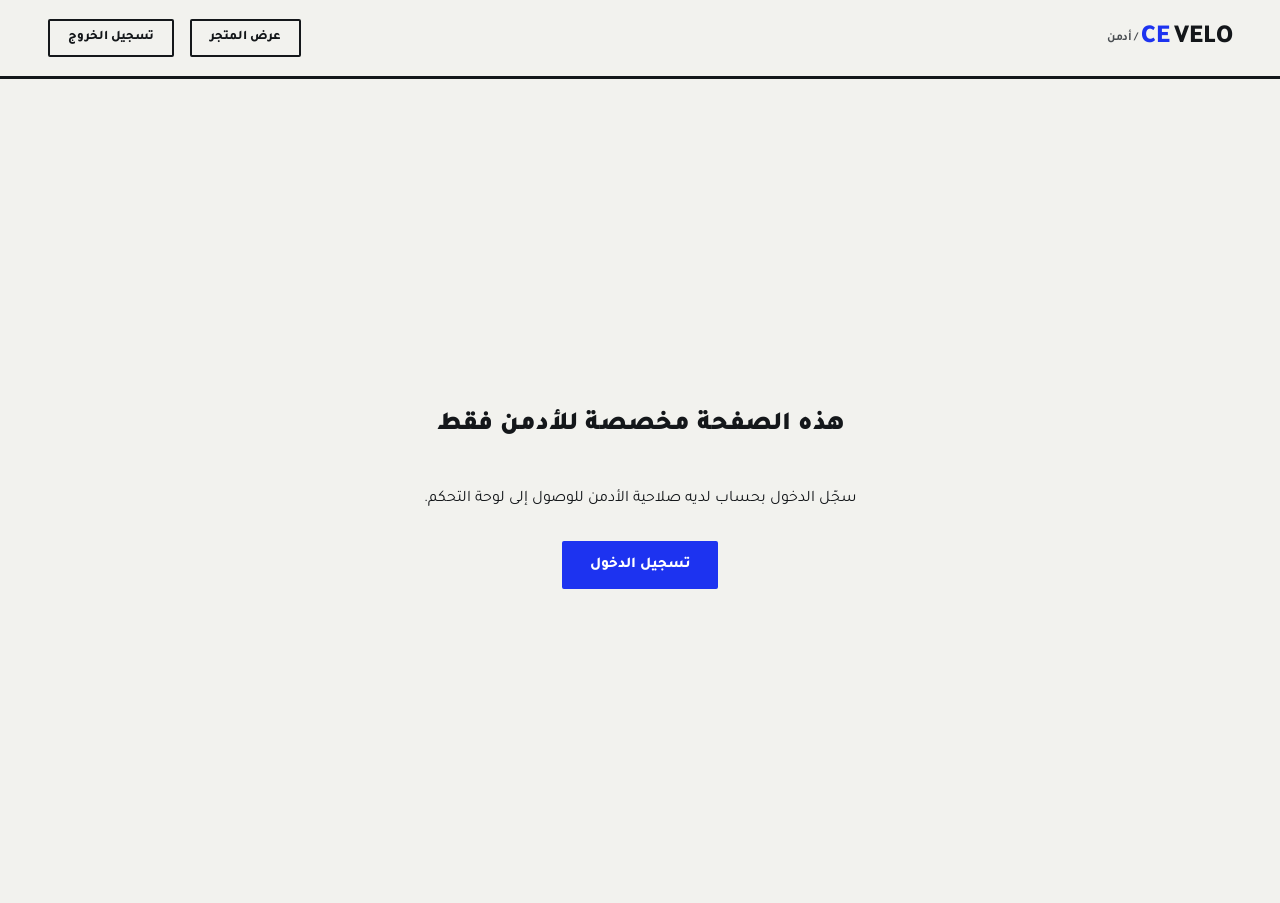
<file: admin.html>
<!DOCTYPE html>
<html lang="ar" dir="rtl">
<head>
<meta charset="UTF-8">
<meta name="viewport" content="width=device-width, initial-scale=1.0">
<title>لوحة تحكم الأدمن — VELOCE</title>
<link rel="stylesheet" href="style.css">
</head>
<body>

<canvas id="page-transition-canvas"></canvas>

<header class="site-header">
  <div class="wrap bar">
    <a href="index.html" data-transition class="logo">VELO<span>CE</span> <span style="font-size:12px;color:var(--ink-soft);font-weight:700;">/ أدمن</span></a>
    <nav class="main-nav"></nav>
    <div class="header-actions">
      <a href="index.html" data-transition class="btn btn-outline" style="padding:9px 18px;font-size:13px;">عرض المتجر</a>
      <button class="btn btn-outline" style="padding:9px 18px;font-size:13px;" id="logout-btn">تسجيل الخروج</button>
    </div>
  </div>
</header>

<div id="admin-gate" style="display:none;" class="gate">
  <h1>هذه الصفحة مخصصة للأدمن فقط</h1>
  <p>سجّل الدخول بحساب لديه صلاحية الأدمن للوصول إلى لوحة التحكم.</p>
  <a href="login.html" data-transition class="btn btn-cobalt">تسجيل الدخول</a>
</div>

<div id="admin-app" style="display:none;">
  <div class="admin-shell">
    <aside class="admin-side">
      <a href="#" class="active">المنتجات</a>
      <a href="#" id="nav-orders">الطلبات</a>
    </aside>
    <main class="admin-main">
      <div class="admin-head">
        <h1>إدارة المنتجات</h1>
        <button class="btn btn-cobalt" id="add-product-btn">+ إضافة منتج</button>
      </div>

      <div class="stat-grid">
        <div class="stat-card"><div class="num" id="stat-products">—</div><div class="label">إجمالي المنتجات</div></div>
        <div class="stat-card"><div class="num" id="stat-orders">—</div><div class="label">إجمالي الطلبات</div></div>
        <div class="stat-card"><div class="num" id="stat-pending">—</div><div class="label">طلبات قيد الانتظار</div></div>
        <div class="stat-card"><div class="num" id="stat-revenue">—</div><div class="label">إجمالي المبيعات</div></div>
      </div>

      <div id="products-panel">
        <div class="admin-table-wrap">
          <table class="admin-table">
            <thead>
              <tr><th>الصورة</th><th>الاسم</th><th>التصنيف</th><th>السعر</th><th>المخزون</th><th>مميز</th><th>إجراءات</th></tr>
            </thead>
            <tbody id="products-tbody">
              <tr><td colspan="7">جارِ التحميل...</td></tr>
            </tbody>
          </table>
        </div>
      </div>

      <div id="orders-panel" style="display:none;">
        <div class="admin-table-wrap">
          <table class="admin-table">
            <thead>
              <tr><th>رقم الطلب</th><th>العميل</th><th>الهاتف</th><th>الإجمالي</th><th>الحالة</th><th>التاريخ</th><th>تحديث</th></tr>
            </thead>
            <tbody id="orders-tbody">
              <tr><td colspan="7">جارِ التحميل...</td></tr>
            </tbody>
          </table>
        </div>
      </div>
    </main>
  </div>
</div>

<!-- Product Modal -->
<div class="modal-overlay" id="product-modal">
  <div class="modal-box">
    <h2 id="modal-title">إضافة منتج</h2>
    <div class="form-msg" id="modal-msg"></div>
    <form id="product-form">
      <input type="hidden" id="p-id">
      <div class="field"><label>اسم المنتج</label><input type="text" id="p-name" required></div>
      <div class="field"><label>الرابط المختصر (slug)</label><input type="text" id="p-slug" required placeholder="example-product-name"></div>
      <div class="field"><label>الوصف</label><textarea id="p-description" rows="3"></textarea></div>
      <div class="two-col">
        <div class="field"><label>السعر</label><input type="number" id="p-price" step="0.01" required></div>
        <div class="field"><label>سعر قبل الخصم (اختياري)</label><input type="number" id="p-compare" step="0.01"></div>
      </div>
      <div class="field">
        <label>التصنيف</label>
        <select id="p-category" required></select>
      </div>
      <div class="field"><label>رابط الصورة</label><input type="url" id="p-image" required placeholder="https://..."></div>
      <div class="two-col">
        <div class="field"><label>المقاسات (مفصولة بفاصلة)</label><input type="text" id="p-sizes" placeholder="S,M,L,XL"></div>
        <div class="field"><label>الألوان (مفصولة بفاصلة)</label><input type="text" id="p-colors" placeholder="أسود,أبيض"></div>
      </div>
      <div class="two-col">
        <div class="field"><label>المخزون</label><input type="number" id="p-stock" value="100"></div>
        <div class="field">
          <label>منتج مميز؟</label>
          <select id="p-featured"><option value="false">لا</option><option value="true">نعم</option></select>
        </div>
      </div>
      <div style="display:flex; gap:12px; margin-top:10px;">
        <button type="button" class="btn btn-outline btn-block" id="modal-cancel">إلغاء</button>
        <button type="submit" class="btn btn-cobalt btn-block" id="modal-save">حفظ</button>
      </div>
    </form>
  </div>
</div>

<script src="three.min.js"></script>
<script src="supabase.js"></script>
<script src="supabase-client.js"></script>
<script src="admin.js"></script>
<script src="three-transition.js"></script>
</body>
</html>
</file>
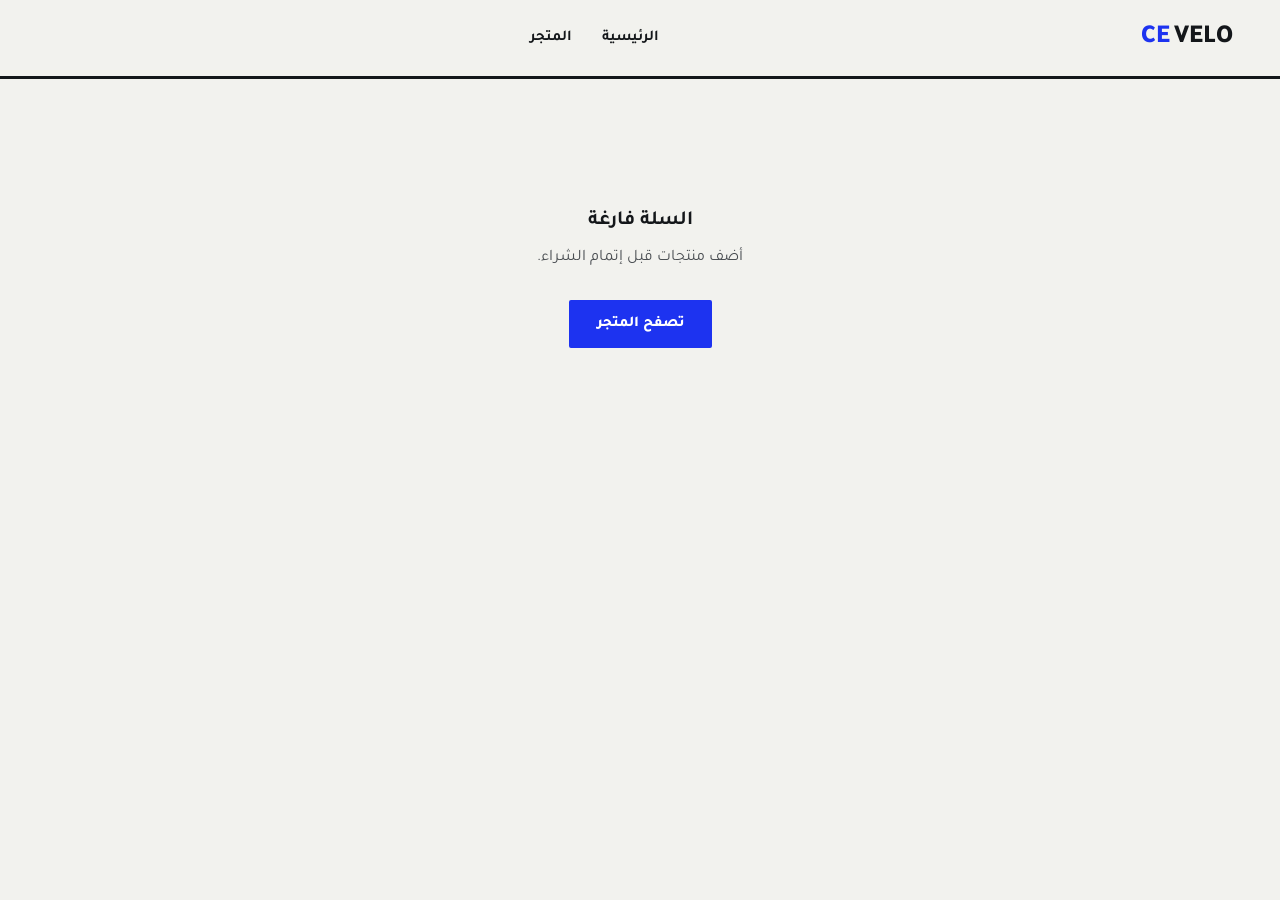
<file: checkout.html>
<!DOCTYPE html>
<html lang="ar" dir="rtl">
<head>
<meta charset="UTF-8">
<meta name="viewport" content="width=device-width, initial-scale=1.0">
<title>إتمام الشراء — VELOCE</title>
<link rel="stylesheet" href="style.css">
</head>
<body>

<canvas id="page-transition-canvas"></canvas>

<header class="site-header">
  <div class="wrap bar">
    <a href="index.html" data-transition class="logo">VELO<span>CE</span></a>
    <nav class="main-nav">
      <a href="index.html" data-transition>الرئيسية</a>
      <a href="shop.html" data-transition>المتجر</a>
    </nav>
    <div class="header-actions"></div>
  </div>
</header>

<div class="wrap" style="padding:50px 0 100px;">
  <div id="checkout-root" style="max-width:560px;margin:0 auto;">
    <div class="center-note">جارِ التحقق من حسابك...</div>
  </div>
</div>

<script src="three.min.js"></script>
<script src="supabase.js"></script>
<script src="supabase-client.js"></script>
<script src="cart.js"></script>
<script>
async function initCheckout() {
  const root = document.getElementById("checkout-root");
  const user = await getCurrentUser();
  const cart = getCart();

  if (cart.length === 0) {
    root.innerHTML = `<div class="empty-state"><h3>السلة فارغة</h3><p>أضف منتجات قبل إتمام الشراء.</p><a href="shop.html" data-transition class="btn btn-cobalt" style="margin-top:16px;">تصفح المتجر</a></div>`;
    return;
  }

  if (!user) {
    root.innerHTML = `
      <div class="empty-state">
        <h3>سجّل الدخول لإتمام الطلب</h3>
        <p>تحتاج لحساب حتى نتمكن من ربط الطلب بك ومتابعته.</p>
        <a href="login.html" data-transition class="btn btn-cobalt" style="margin-top:16px;">تسجيل الدخول</a>
      </div>`;
    return;
  }

  const total = cartTotal();
  root.innerHTML = `
    <h1 style="font-size:28px;font-weight:900;margin-bottom:24px;">تفاصيل الشحن</h1>
    <div class="form-msg" id="form-msg"></div>
    <form id="checkout-form">
      <div class="field">
        <label>الاسم بالكامل</label>
        <input type="text" id="ship-name" required>
      </div>
      <div class="field">
        <label>رقم الهاتف</label>
        <input type="tel" id="ship-phone" required>
      </div>
      <div class="field">
        <label>العنوان بالتفصيل</label>
        <textarea id="ship-address" rows="3" required></textarea>
      </div>
      <div style="border-top:2px solid var(--ink); border-bottom:2px solid var(--ink); padding:16px 0; margin:24px 0; display:flex; justify-content:space-between; font-weight:900; font-size:18px;">
        <span>إجمالي الطلب</span>
        <span>${formatPrice(total)}</span>
      </div>
      <button type="submit" class="btn btn-cobalt btn-block" id="place-order-btn">تأكيد الطلب</button>
    </form>
  `;

  document.getElementById("checkout-form").addEventListener("submit", async (e) => {
    e.preventDefault();
    const btn = document.getElementById("place-order-btn");
    btn.disabled = true;
    btn.textContent = "جارِ إرسال الطلب...";

    const shipping_name = document.getElementById("ship-name").value.trim();
    const shipping_phone = document.getElementById("ship-phone").value.trim();
    const shipping_address = document.getElementById("ship-address").value.trim();

    const { data: order, error: orderError } = await supabaseClient
      .from("orders")
      .insert({ user_id: user.id, total, shipping_name, shipping_phone, shipping_address })
      .select()
      .single();

    if (orderError) {
      document.getElementById("form-msg").className = "form-msg show error";
      document.getElementById("form-msg").textContent = "تعذر إرسال الطلب. حاول مرة أخرى.";
      btn.disabled = false;
      btn.textContent = "تأكيد الطلب";
      return;
    }

    const items = getCart().map((i) => ({
      order_id: order.id,
      product_id: i.product_id,
      product_name: i.name,
      price: i.price,
      size: i.size,
      color: i.color,
      quantity: i.quantity,
    }));

    await supabaseClient.from("order_items").insert(items);

    clearCart();
    root.innerHTML = `
      <div class="empty-state">
        <h3>تم استلام طلبك بنجاح 🎉</h3>
        <p>رقم الطلب: ${order.id.slice(0, 8)}<br>سنتواصل معك قريباً لتأكيد التوصيل.</p>
        <a href="shop.html" data-transition class="btn btn-cobalt" style="margin-top:16px;">متابعة التسوق</a>
      </div>`;
  });
}

initCheckout();
</script>
<script src="three-transition.js"></script>
</body>
</html>
</file>
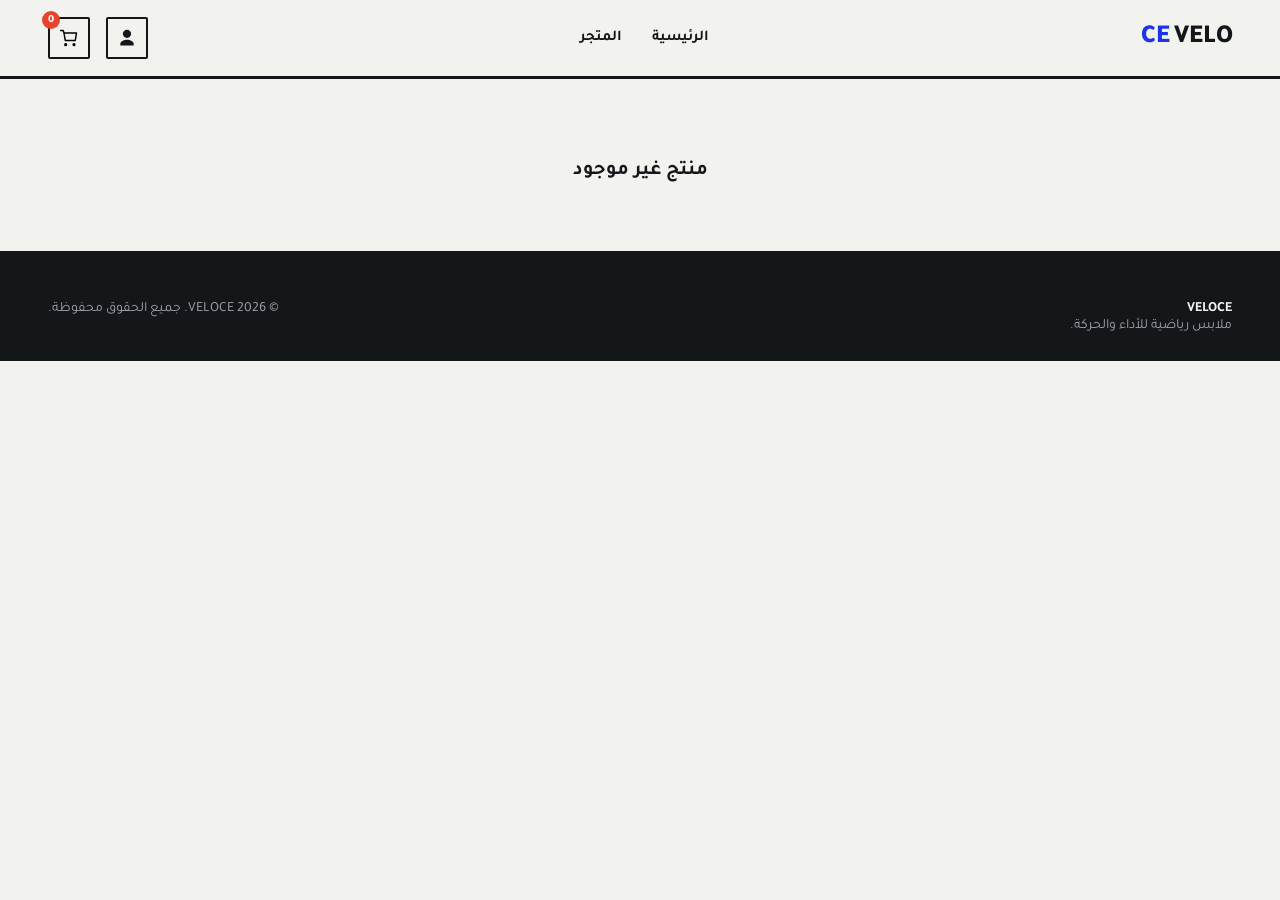
<file: product.html>
<!DOCTYPE html>
<html lang="ar" dir="rtl">
<head>
<meta charset="UTF-8">
<meta name="viewport" content="width=device-width, initial-scale=1.0">
<title>تفاصيل المنتج — VELOCE</title>
<link rel="stylesheet" href="style.css">
</head>
<body>

<canvas id="page-transition-canvas"></canvas>

<header class="site-header">
  <div class="wrap bar">
    <a href="index.html" data-transition class="logo">VELO<span>CE</span></a>
    <nav class="main-nav">
      <a href="index.html" data-transition>الرئيسية</a>
      <a href="shop.html" data-transition>المتجر</a>
    </nav>
    <div class="header-actions">
      <a href="login.html" data-transition class="icon-btn" title="حسابي">
        <svg width="20" height="20" viewBox="0 0 24 24" fill="none"><path d="M12 12c2.7 0 5-2.3 5-5s-2.3-5-5-5-5 2.3-5 5 2.3 5 5 5Zm0 2c-4 0-8 2-8 5v2h16v-2c0-3-4-5-8-5Z" fill="currentColor"/></svg>
      </a>
      <button class="icon-btn" onclick="openCartDrawer()" title="السلة">
        <svg width="20" height="20" viewBox="0 0 24 24" fill="none"><path d="M6 6h15l-1.5 9h-12L6 6Zm0 0L5 3H2m6 18a1 1 0 100-2 1 1 0 000 2Zm10 0a1 1 0 100-2 1 1 0 000 2Z" stroke="currentColor" stroke-width="1.8" stroke-linecap="round" stroke-linejoin="round"/></svg>
        <span class="cart-count" data-cart-count>0</span>
      </button>
    </div>
  </div>
</header>

<div class="wrap" id="pd-root">
  <div class="center-note">جارِ تحميل المنتج...</div>
</div>

<footer class="site-footer">
  <div class="wrap">
    <div><strong>VELOCE</strong><br>ملابس رياضية للأداء والحركة.</div>
    <div>© 2026 VELOCE. جميع الحقوق محفوظة.</div>
  </div>
</footer>

<div class="cart-overlay" id="cart-overlay" onclick="closeCartDrawer()"></div>
<aside class="cart-drawer" id="cart-drawer">
  <div class="cart-head">
    <h3>سلة المشتريات</h3>
    <button class="icon-btn" onclick="closeCartDrawer()">✕</button>
  </div>
  <div class="cart-items" id="cart-items"></div>
  <div class="cart-foot">
    <div class="cart-total"><span>الإجمالي</span><span id="cart-total-amount">0</span></div>
    <a href="checkout.html" data-transition class="btn btn-cobalt btn-block">إتمام الشراء</a>
  </div>
</aside>

<script src="three.min.js"></script>
<script src="supabase.js"></script>
<script src="supabase-client.js"></script>
<script src="cart.js"></script>
<script>
const slug = new URLSearchParams(location.search).get("slug");
let currentProduct = null;
let selectedSize = null;
let selectedColor = null;
let qty = 1;

async function loadProduct() {
  const root = document.getElementById("pd-root");
  if (!slug) {
    root.innerHTML = `<div class="empty-state"><h3>منتج غير موجود</h3></div>`;
    return;
  }
  const { data, error } = await supabaseClient
    .from("products")
    .select("*, categories(name)")
    .eq("slug", slug)
    .single();

  if (error || !data) {
    root.innerHTML = `<div class="empty-state"><h3>منتج غير موجود</h3><p>ربما تم حذفه أو الرابط غير صحيح.</p></div>`;
    return;
  }

  currentProduct = data;
  selectedSize = data.sizes?.[0] || null;
  selectedColor = data.colors?.[0] || null;

  root.innerHTML = `
    <div class="pd-layout">
      <div class="pd-image"><img src="${data.image_url}" alt="${data.name}"></div>
      <div class="pd-info">
        <span class="product-cat">${data.categories?.name || ""}</span>
        <h1>${data.name}</h1>
        <div class="product-price">
          <span class="price-now">${formatPrice(data.price)}</span>
          ${data.compare_at_price ? `<span class="price-old">${formatPrice(data.compare_at_price)}</span>` : ""}
        </div>
        <p class="pd-desc">${data.description || ""}</p>

        ${data.sizes?.length ? `
        <div class="option-group">
          <h4>المقاس</h4>
          <div id="size-options">
            ${data.sizes.map((s) => `<button type="button" class="option-chip ${s === selectedSize ? "active" : ""}" data-size="${s}">${s}</button>`).join("")}
          </div>
        </div>` : ""}

        ${data.colors?.length ? `
        <div class="option-group">
          <h4>اللون</h4>
          <div id="color-options">
            ${data.colors.map((c) => `<button type="button" class="option-chip ${c === selectedColor ? "active" : ""}" data-color="${c}">${c}</button>`).join("")}
          </div>
        </div>` : ""}

        <div class="qty-row">
          <div class="qty-control">
            <button type="button" id="qty-minus">−</button>
            <span id="qty-value">1</span>
            <button type="button" id="qty-plus">+</button>
          </div>
        </div>

        <button class="btn btn-cobalt btn-block" id="add-to-cart-btn">أضف إلى السلة</button>
      </div>
    </div>
  `;

  document.querySelectorAll("#size-options .option-chip").forEach((btn) => {
    btn.addEventListener("click", () => {
      selectedSize = btn.dataset.size;
      document.querySelectorAll("#size-options .option-chip").forEach((b) => b.classList.remove("active"));
      btn.classList.add("active");
    });
  });
  document.querySelectorAll("#color-options .option-chip").forEach((btn) => {
    btn.addEventListener("click", () => {
      selectedColor = btn.dataset.color;
      document.querySelectorAll("#color-options .option-chip").forEach((b) => b.classList.remove("active"));
      btn.classList.add("active");
    });
  });
  document.getElementById("qty-minus").addEventListener("click", () => {
    qty = Math.max(1, qty - 1);
    document.getElementById("qty-value").textContent = qty;
  });
  document.getElementById("qty-plus").addEventListener("click", () => {
    qty += 1;
    document.getElementById("qty-value").textContent = qty;
  });
  document.getElementById("add-to-cart-btn").addEventListener("click", () => {
    addToCart({
      product_id: currentProduct.id,
      name: currentProduct.name,
      price: currentProduct.price,
      image_url: currentProduct.image_url,
      size: selectedSize,
      color: selectedColor,
      quantity: qty,
    });
    openCartDrawer();
  });
}

loadProduct();
</script>
<script src="three-transition.js"></script>
</body>
</html>
</file>
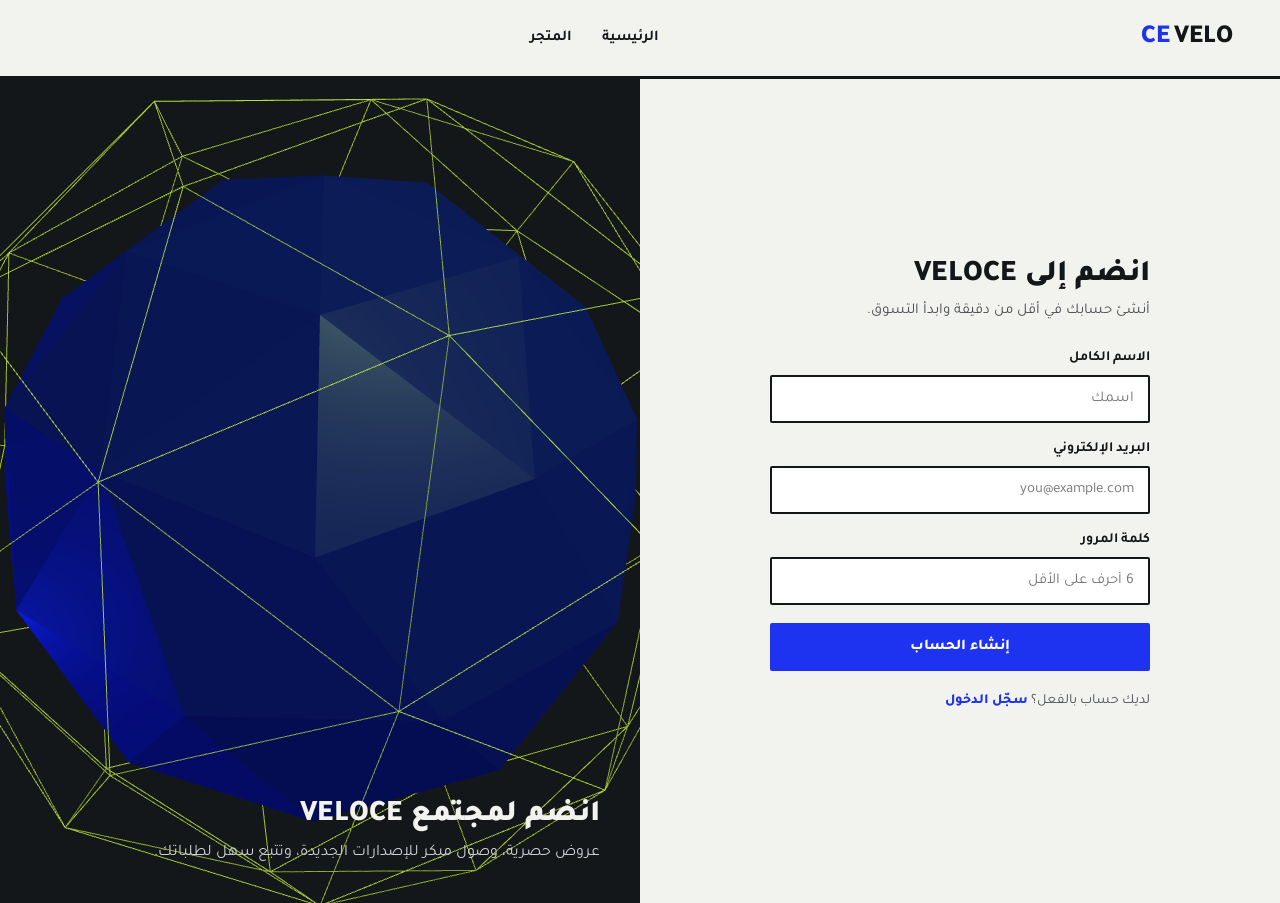
<file: register.html>
<!DOCTYPE html>
<html lang="ar" dir="rtl">
<head>
<meta charset="UTF-8">
<meta name="viewport" content="width=device-width, initial-scale=1.0">
<title>إنشاء حساب — VELOCE</title>
<link rel="stylesheet" href="style.css">
</head>
<body>

<canvas id="page-transition-canvas"></canvas>

<header class="site-header">
  <div class="wrap bar">
    <a href="index.html" data-transition class="logo">VELO<span>CE</span></a>
    <nav class="main-nav">
      <a href="index.html" data-transition>الرئيسية</a>
      <a href="shop.html" data-transition>المتجر</a>
    </nav>
    <div class="header-actions"></div>
  </div>
</header>

<div class="auth-shell">
  <div class="auth-form-wrap">
    <form class="auth-form" id="register-form">
      <h1>انضم إلى VELOCE</h1>
      <p class="sub">أنشئ حسابك في أقل من دقيقة وابدأ التسوق.</p>

      <div class="form-msg" id="form-msg"></div>

      <div class="field">
        <label for="full-name">الاسم الكامل</label>
        <input type="text" id="full-name" required placeholder="اسمك">
      </div>
      <div class="field">
        <label for="email">البريد الإلكتروني</label>
        <input type="email" id="email" required placeholder="you@example.com">
      </div>
      <div class="field">
        <label for="password">كلمة المرور</label>
        <input type="password" id="password" required minlength="6" placeholder="6 أحرف على الأقل">
      </div>

      <button type="submit" class="btn btn-cobalt btn-block" id="register-btn">إنشاء الحساب</button>

      <p class="auth-switch">لديك حساب بالفعل؟ <a href="login.html" data-transition>سجّل الدخول</a></p>
    </form>
  </div>
  <div class="auth-visual">
    <canvas id="auth-canvas"></canvas>
    <div class="caption">
      <h2>انضم لمجتمع VELOCE</h2>
      <p>عروض حصرية، وصول مبكر للإصدارات الجديدة، وتتبع سهل لطلباتك.</p>
    </div>
  </div>
</div>

<script src="three.min.js"></script>
<script src="supabase.js"></script>
<script src="supabase-client.js"></script>
<script src="three-auth.js"></script>
<script>
function showMsg(text, type) {
  const el = document.getElementById("form-msg");
  el.textContent = text;
  el.className = `form-msg show ${type}`;
}

document.getElementById("register-form").addEventListener("submit", async (e) => {
  e.preventDefault();
  const btn = document.getElementById("register-btn");
  btn.disabled = true;
  btn.textContent = "جارِ الإنشاء...";

  const fullName = document.getElementById("full-name").value.trim();
  const email = document.getElementById("email").value.trim();
  const password = document.getElementById("password").value;

  const { data, error } = await supabaseClient.auth.signUp({
    email,
    password,
    options: { data: { full_name: fullName } },
  });

  btn.disabled = false;
  btn.textContent = "إنشاء الحساب";

  if (error) {
    showMsg(error.message.includes("already") ? "هذا البريد مسجل بالفعل." : "تعذر إنشاء الحساب. حاول مرة أخرى.", "error");
    return;
  }

  if (data.session) {
    sessionStorage.setItem("veloce_transition_in", "1");
    window.location.href = "index.html";
  } else {
    showMsg("تم إنشاء الحساب! تحقق من بريدك الإلكتروني لتأكيد الحساب قبل الدخول.", "success");
  }
});
</script>
<script src="three-transition.js"></script>
</body>
</html>
</file>
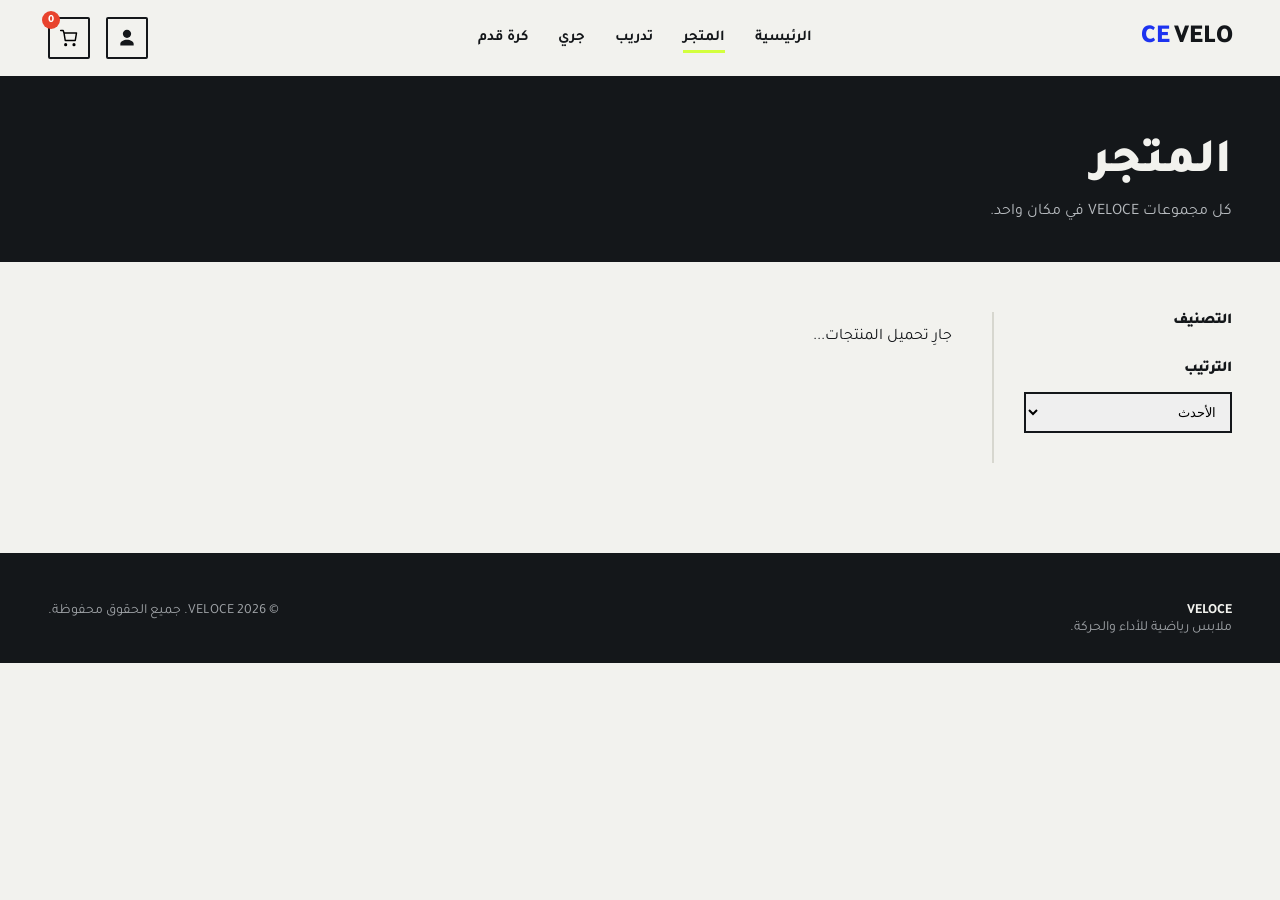
<file: shop.html>
<!DOCTYPE html>
<html lang="ar" dir="rtl">
<head>
<meta charset="UTF-8">
<meta name="viewport" content="width=device-width, initial-scale=1.0">
<title>المتجر — VELOCE</title>
<link rel="stylesheet" href="style.css">
</head>
<body>

<canvas id="page-transition-canvas"></canvas>

<header class="site-header">
  <div class="wrap bar">
    <a href="index.html" data-transition class="logo">VELO<span>CE</span></a>
    <nav class="main-nav">
      <a href="index.html" data-transition>الرئيسية</a>
      <a href="shop.html" data-transition class="active">المتجر</a>
      <a href="shop.html?cat=training" data-transition>تدريب</a>
      <a href="shop.html?cat=running" data-transition>جري</a>
      <a href="shop.html?cat=football" data-transition>كرة قدم</a>
    </nav>
    <div class="header-actions">
      <a href="login.html" data-transition class="icon-btn" title="حسابي">
        <svg width="20" height="20" viewBox="0 0 24 24" fill="none"><path d="M12 12c2.7 0 5-2.3 5-5s-2.3-5-5-5-5 2.3-5 5 2.3 5 5 5Zm0 2c-4 0-8 2-8 5v2h16v-2c0-3-4-5-8-5Z" fill="currentColor"/></svg>
      </a>
      <button class="icon-btn" onclick="openCartDrawer()" title="السلة">
        <svg width="20" height="20" viewBox="0 0 24 24" fill="none"><path d="M6 6h15l-1.5 9h-12L6 6Zm0 0L5 3H2m6 18a1 1 0 100-2 1 1 0 000 2Zm10 0a1 1 0 100-2 1 1 0 000 2Z" stroke="currentColor" stroke-width="1.8" stroke-linecap="round" stroke-linejoin="round"/></svg>
        <span class="cart-count" data-cart-count>0</span>
      </button>
    </div>
  </div>
</header>

<section class="shop-header">
  <div class="wrap">
    <h1>المتجر</h1>
    <p id="shop-subtitle">كل مجموعات VELOCE في مكان واحد.</p>
  </div>
</section>

<div class="wrap">
  <div class="shop-layout">
    <aside class="filters">
      <div class="filter-group">
        <h3>التصنيف</h3>
        <div id="cat-filters"></div>
      </div>
      <div class="filter-group">
        <h3>الترتيب</h3>
        <select id="sort-select" class="filter-select" style="width:100%;padding:10px;border:2px solid var(--ink);">
          <option value="new">الأحدث</option>
          <option value="price-asc">السعر: من الأقل للأعلى</option>
          <option value="price-desc">السعر: من الأعلى للأقل</option>
        </select>
      </div>
    </aside>
    <main>
      <div class="product-grid" id="product-grid">
        <p>جارِ تحميل المنتجات...</p>
      </div>
    </main>
  </div>
</div>

<footer class="site-footer">
  <div class="wrap">
    <div><strong>VELOCE</strong><br>ملابس رياضية للأداء والحركة.</div>
    <div>© 2026 VELOCE. جميع الحقوق محفوظة.</div>
  </div>
</footer>

<div class="cart-overlay" id="cart-overlay" onclick="closeCartDrawer()"></div>
<aside class="cart-drawer" id="cart-drawer">
  <div class="cart-head">
    <h3>سلة المشتريات</h3>
    <button class="icon-btn" onclick="closeCartDrawer()">✕</button>
  </div>
  <div class="cart-items" id="cart-items"></div>
  <div class="cart-foot">
    <div class="cart-total"><span>الإجمالي</span><span id="cart-total-amount">0</span></div>
    <a href="checkout.html" data-transition class="btn btn-cobalt btn-block">إتمام الشراء</a>
  </div>
</aside>

<script src="three.min.js"></script>
<script src="supabase.js"></script>
<script src="supabase-client.js"></script>
<script src="cart.js"></script>
<script>
const params = new URLSearchParams(location.search);
let activeCat = params.get("cat") || "all";
let sortMode = "new";
let categories = [];

async function loadCategories() {
  const { data } = await supabaseClient.from("categories").select("*").order("name");
  categories = data || [];
  const wrap = document.getElementById("cat-filters");
  wrap.innerHTML = [{ slug: "all", name: "كل المنتجات" }, ...categories]
    .map(
      (c) => `
      <label class="filter-option">
        <input type="radio" name="cat" value="${c.slug}" ${activeCat === c.slug ? "checked" : ""}>
        ${c.name}
      </label>`
    )
    .join("");
  wrap.querySelectorAll("input").forEach((input) => {
    input.addEventListener("change", (e) => {
      activeCat = e.target.value;
      loadProducts();
    });
  });
}

async function loadProducts() {
  const grid = document.getElementById("product-grid");
  const subtitle = document.getElementById("shop-subtitle");
  grid.innerHTML = "<p>جارِ تحميل المنتجات...</p>";

  let query = supabaseClient.from("products").select("*, categories(name, slug)");

  if (activeCat !== "all") {
    const cat = categories.find((c) => c.slug === activeCat);
    if (cat) query = query.eq("category_id", cat.id);
  }

  if (sortMode === "price-asc") query = query.order("price", { ascending: true });
  else if (sortMode === "price-desc") query = query.order("price", { ascending: false });
  else query = query.order("created_at", { ascending: false });

  const { data, error } = await query;

  if (activeCat !== "all") {
    const cat = categories.find((c) => c.slug === activeCat);
    subtitle.textContent = cat ? `تصفح مجموعة ${cat.name}` : "كل مجموعات VELOCE في مكان واحد.";
  } else {
    subtitle.textContent = "كل مجموعات VELOCE في مكان واحد.";
  }

  if (error || !data || data.length === 0) {
    grid.innerHTML = `<div class="empty-state"><h3>لا توجد منتجات</h3><p>جرّب تصنيفاً آخر.</p></div>`;
    return;
  }

  grid.innerHTML = data
    .map(
      (p) => `
    <a href="product.html?slug=${p.slug}" data-transition class="product-card">
      <div class="product-thumb">
        ${p.compare_at_price ? `<span class="badge-sale">تخفيض</span>` : ""}
        <img src="${p.image_url}" alt="${p.name}" loading="lazy">
      </div>
      <div class="product-info">
        <span class="product-cat">${p.categories?.name || ""}</span>
        <h3 class="product-name">${p.name}</h3>
        <div class="product-price">
          <span class="price-now">${formatPrice(p.price)}</span>
          ${p.compare_at_price ? `<span class="price-old">${formatPrice(p.compare_at_price)}</span>` : ""}
        </div>
      </div>
    </a>`
    )
    .join("");
}

document.getElementById("sort-select").addEventListener("change", (e) => {
  sortMode = e.target.value;
  loadProducts();
});

(async function init() {
  await loadCategories();
  await loadProducts();
})();
</script>
<script src="three-transition.js"></script>
</body>
</html>
</file>
<file: style.css>
/* =========================================================
   VELOCE — متجر ملابس رياضية
   نظام تصميم: مسار جري (Track) — قطع مائلة، ألوان طاقة عالية
   ========================================================= */

@import url("https://fonts.googleapis.com/css2?family=Tajawal:wght@400;500;700;800;900&display=swap");

:root {
  --chalk: #f2f2ee;
  --chalk-dim: #e7e7e1;
  --ink: #14171a;
  --ink-soft: #4a4e52;
  --cobalt: #1d33f0;
  --cobalt-dark: #121f9c;
  --volt: #d3ff3d;
  --track-red: #e8432d;
  --line: #d7d7cf;
  --radius: 2px;
  --container: 1240px;
}

* { box-sizing: border-box; }

html { scroll-behavior: smooth; }

body {
  margin: 0;
  font-family: "Tajawal", sans-serif;
  background: var(--chalk);
  color: var(--ink);
  direction: rtl;
  -webkit-font-smoothing: antialiased;
}

body.no-scroll { overflow: hidden; }

img { max-width: 100%; display: block; }

a { color: inherit; text-decoration: none; }

button { font-family: inherit; cursor: pointer; }

:focus-visible {
  outline: 3px solid var(--cobalt);
  outline-offset: 2px;
}

.wrap {
  max-width: var(--container);
  margin: 0 auto;
  padding: 0 28px;
}

/* ---------- Header ---------- */
.site-header {
  position: sticky;
  top: 0;
  z-index: 40;
  background: var(--chalk);
  border-bottom: 3px solid var(--ink);
}

.site-header .bar {
  display: flex;
  align-items: center;
  justify-content: space-between;
  height: 76px;
}

.logo {
  font-weight: 900;
  font-size: 26px;
  letter-spacing: -0.5px;
  display: flex;
  align-items: center;
  gap: 4px;
}
.logo span { color: var(--cobalt); }

.main-nav {
  display: flex;
  gap: 30px;
  font-weight: 700;
  font-size: 15px;
}
.main-nav a {
  position: relative;
  padding: 6px 0;
}
.main-nav a::after {
  content: "";
  position: absolute;
  right: 0; left: 0; bottom: 0;
  height: 3px;
  background: var(--volt);
  transform: scaleX(0);
  transform-origin: right;
  transition: transform .25s ease;
}
.main-nav a:hover::after,
.main-nav a.active::after { transform: scaleX(1); }

.header-actions {
  display: flex;
  align-items: center;
  gap: 16px;
}

.icon-btn {
  width: 42px; height: 42px;
  border: 2px solid var(--ink);
  background: transparent;
  display: flex; align-items: center; justify-content: center;
  border-radius: var(--radius);
  position: relative;
  transition: background .15s ease, color .15s ease;
}
.icon-btn:hover { background: var(--ink); color: var(--chalk); }

.cart-count {
  position: absolute;
  top: -8px; left: -8px;
  background: var(--track-red);
  color: #fff;
  font-size: 11px;
  font-weight: 800;
  min-width: 18px; height: 18px;
  border-radius: 50%;
  display: flex; align-items: center; justify-content: center;
  padding: 0 2px;
}

.btn {
  display: inline-flex;
  align-items: center;
  gap: 8px;
  padding: 13px 26px;
  font-weight: 800;
  font-size: 15px;
  border-radius: var(--radius);
  border: 2px solid var(--ink);
  background: var(--ink);
  color: var(--chalk);
  transition: transform .15s ease, background .15s ease, color .15s ease, border-color .15s ease;
}
.btn:hover { transform: translateY(-2px); }
.btn.btn-outline { background: transparent; color: var(--ink); }
.btn.btn-outline:hover { background: var(--ink); color: var(--chalk); }
.btn.btn-volt { background: var(--volt); border-color: var(--volt); color: var(--ink); }
.btn.btn-volt:hover { background: var(--ink); border-color: var(--ink); color: var(--volt); }
.btn.btn-cobalt { background: var(--cobalt); border-color: var(--cobalt); color: #fff; }
.btn.btn-cobalt:hover { background: var(--ink); border-color: var(--ink); }
.btn.btn-block { width: 100%; justify-content: center; }
.btn:disabled { opacity: .5; cursor: not-allowed; transform: none; }

/* ---------- Hero ---------- */
.hero {
  position: relative;
  display: grid;
  grid-template-columns: 1.1fr 0.9fr;
  min-height: 620px;
  overflow: hidden;
  background: var(--ink);
}

.hero-copy {
  position: relative;
  z-index: 2;
  color: var(--chalk);
  display: flex;
  flex-direction: column;
  justify-content: center;
  padding: 60px 60px 60px 40px;
  clip-path: polygon(0 0, 100% 0, 88% 100%, 0% 100%);
  background: var(--ink);
}

.hero-tag {
  color: var(--volt);
  font-weight: 800;
  font-size: 15px;
  margin-bottom: 18px;
}

.hero h1 {
  font-size: clamp(40px, 6vw, 74px);
  line-height: 0.98;
  font-weight: 900;
  margin: 0 0 22px;
  letter-spacing: -1px;
}
.hero h1 em {
  font-style: normal;
  color: var(--volt);
}

.hero p {
  font-size: 18px;
  color: #cfd2d6;
  max-width: 420px;
  margin: 0 0 34px;
  line-height: 1.6;
}

.hero-actions { display: flex; gap: 16px; }

.hero-stage {
  position: relative;
}
#hero-canvas {
  position: absolute;
  inset: 0;
  width: 100%;
  height: 100%;
}

/* ---------- Section headings ---------- */
.section { padding: 84px 0; }
.section-head {
  display: flex;
  align-items: flex-end;
  justify-content: space-between;
  margin-bottom: 40px;
  border-bottom: 3px solid var(--ink);
  padding-bottom: 18px;
}
.section-head h2 {
  font-size: clamp(28px, 4vw, 42px);
  font-weight: 900;
  margin: 0;
  letter-spacing: -0.5px;
}
.section-head .see-all { font-weight: 800; font-size: 14px; }

/* ---------- Categories strip ---------- */
.cat-strip {
  display: grid;
  grid-template-columns: repeat(4, 1fr);
  gap: 2px;
  background: var(--ink);
}
.cat-card {
  position: relative;
  background: var(--ink);
  color: var(--chalk);
  aspect-ratio: 4/3;
  overflow: hidden;
  display: flex;
  align-items: flex-end;
  padding: 22px;
}
.cat-card img {
  position: absolute; inset: 0; width: 100%; height: 100%;
  object-fit: cover;
  opacity: .55;
  transition: transform .5s ease, opacity .3s ease;
}
.cat-card:hover img { transform: scale(1.08); opacity: .35; }
.cat-card span {
  position: relative;
  z-index: 1;
  font-weight: 900;
  font-size: 20px;
}

/* ---------- Product grid ---------- */
.product-grid {
  display: grid;
  grid-template-columns: repeat(4, 1fr);
  gap: 26px;
}
@media (max-width: 980px) { .product-grid { grid-template-columns: repeat(2, 1fr); } }
@media (max-width: 560px) { .product-grid, .cat-strip { grid-template-columns: 1fr 1fr; } }

.product-card {
  background: #fff;
  border: 2px solid var(--ink);
  border-radius: var(--radius);
  overflow: hidden;
  display: flex;
  flex-direction: column;
  transition: transform .25s ease, box-shadow .25s ease;
  transform-style: preserve-3d;
  will-change: transform;
}
.product-card:hover {
  box-shadow: 8px 8px 0 var(--ink);
  transform: translate(-4px, -4px);
}
.product-thumb {
  position: relative;
  aspect-ratio: 1/1;
  overflow: hidden;
  background: var(--chalk-dim);
}
.product-thumb img {
  width: 100%; height: 100%; object-fit: cover;
  transition: transform .4s ease;
}
.product-card:hover .product-thumb img { transform: scale(1.05); }
.badge-sale {
  position: absolute; top: 10px; right: 10px;
  background: var(--track-red); color: #fff;
  font-weight: 800; font-size: 12px;
  padding: 4px 9px;
  border-radius: var(--radius);
}
.product-info { padding: 16px; display: flex; flex-direction: column; gap: 6px; flex: 1; }
.product-cat { font-size: 12px; font-weight: 700; color: var(--cobalt); }
.product-name { font-weight: 800; font-size: 16px; margin: 0; }
.product-price { display: flex; align-items: baseline; gap: 8px; margin-top: auto; }
.price-now { font-weight: 900; font-size: 18px; }
.price-old { text-decoration: line-through; color: var(--ink-soft); font-size: 14px; }

/* ---------- Feature strip ---------- */
.feature-strip {
  background: var(--ink);
  color: var(--chalk);
  display: grid;
  grid-template-columns: repeat(3, 1fr);
}
.feature-item {
  padding: 40px 30px;
  border-inline-start: 1px solid #33373b;
  text-align: center;
}
.feature-item h3 { font-size: 18px; margin: 0 0 8px; font-weight: 800; color: var(--volt); }
.feature-item p { margin: 0; color: #b7bbbf; font-size: 14px; line-height: 1.6; }
@media (max-width: 760px) { .feature-strip { grid-template-columns: 1fr; } .feature-item { border-inline-start: none; border-top: 1px solid #33373b; } }

/* ---------- Footer ---------- */
.site-footer {
  background: var(--ink);
  color: #9fa3a7;
  padding: 50px 0 26px;
  font-size: 14px;
}
.site-footer .wrap { display: flex; justify-content: space-between; flex-wrap: wrap; gap: 20px; }
.site-footer strong { color: var(--chalk); }

/* ---------- Auth pages ---------- */
.auth-shell {
  min-height: calc(100vh - 76px);
  display: grid;
  grid-template-columns: 1fr 1fr;
}
.auth-visual {
  position: relative;
  background: var(--ink);
  overflow: hidden;
}
#auth-canvas { position: absolute; inset: 0; width: 100%; height: 100%; }
.auth-visual .caption {
  position: absolute;
  bottom: 40px; right: 40px; left: 40px;
  color: var(--chalk);
  z-index: 2;
}
.auth-visual .caption h2 { font-size: 30px; font-weight: 900; margin: 0 0 10px; }
.auth-visual .caption p { color: #cfd2d6; margin: 0; }

.auth-form-wrap {
  display: flex; align-items: center; justify-content: center;
  padding: 40px;
}
.auth-form {
  width: 100%; max-width: 380px;
}
.auth-form h1 { font-size: 30px; font-weight: 900; margin: 0 0 8px; }
.auth-form .sub { color: var(--ink-soft); margin: 0 0 30px; font-size: 15px; }

.field { margin-bottom: 18px; }
.field label { display: block; font-weight: 700; font-size: 14px; margin-bottom: 8px; }
.field input, .field select, .field textarea {
  width: 100%;
  padding: 13px 14px;
  border: 2px solid var(--ink);
  border-radius: var(--radius);
  font-family: inherit;
  font-size: 15px;
  background: #fff;
  color: var(--ink);
}
.field input:focus, .field select:focus, .field textarea:focus {
  outline: none;
  border-color: var(--cobalt);
}
.form-msg {
  padding: 12px 14px;
  border-radius: var(--radius);
  font-size: 14px;
  font-weight: 700;
  margin-bottom: 18px;
  display: none;
}
.form-msg.show { display: block; }
.form-msg.error { background: #fdeae7; color: var(--track-red); border: 2px solid var(--track-red); }
.form-msg.success { background: #eaf3e2; color: #3a7d2e; border: 2px solid #3a7d2e; }

.auth-switch { margin-top: 22px; font-size: 14px; color: var(--ink-soft); }
.auth-switch a { color: var(--cobalt); font-weight: 800; }

@media (max-width: 860px) {
  .auth-shell { grid-template-columns: 1fr; }
  .auth-visual { min-height: 260px; }
}

/* ---------- Shop page ---------- */
.shop-header {
  background: var(--ink);
  color: var(--chalk);
  padding: 56px 0 40px;
}
.shop-header h1 { font-size: clamp(30px, 5vw, 48px); font-weight: 900; margin: 0 0 10px; }
.shop-header p { color: #b7bbbf; margin: 0; }

.shop-layout { display: grid; grid-template-columns: 240px 1fr; gap: 40px; padding: 50px 0 90px; }
.filters { border-inline-end: 2px solid var(--line); padding-inline-end: 30px; height: fit-content; }
.filters h3 { font-size: 15px; font-weight: 900; text-transform: none; margin: 0 0 14px; }
.filter-group { margin-bottom: 30px; }
.filter-option { display: flex; align-items: center; gap: 10px; padding: 7px 0; font-size: 14px; cursor: pointer; }
.filter-option input { accent-color: var(--cobalt); width: 16px; height: 16px; }
@media (max-width: 860px) { .shop-layout { grid-template-columns: 1fr; } .filters { border-inline-end: none; border-bottom: 2px solid var(--line); padding-bottom: 20px; } }

.empty-state { text-align: center; padding: 60px 20px; color: var(--ink-soft); }
.empty-state h3 { font-size: 20px; color: var(--ink); margin-bottom: 8px; }

/* ---------- Product detail ---------- */
.pd-layout { display: grid; grid-template-columns: 1fr 1fr; gap: 60px; padding: 50px 0 90px; }
.pd-image { border: 2px solid var(--ink); aspect-ratio: 1/1; overflow: hidden; }
.pd-image img { width: 100%; height: 100%; object-fit: cover; }
.pd-info .product-cat { font-size: 13px; }
.pd-info h1 { font-size: 34px; font-weight: 900; margin: 8px 0 14px; }
.pd-info .price-now { font-size: 26px; }
.pd-desc { color: var(--ink-soft); line-height: 1.8; margin: 22px 0; font-size: 15px; }
.option-group { margin-bottom: 24px; }
.option-group h4 { font-size: 14px; font-weight: 800; margin: 0 0 10px; }
.option-chip {
  display: inline-flex; align-items: center; justify-content: center;
  min-width: 46px; height: 42px; padding: 0 12px;
  border: 2px solid var(--ink);
  border-radius: var(--radius);
  margin-inline-end: 8px; margin-bottom: 8px;
  font-weight: 700; font-size: 14px;
  background: #fff;
  transition: all .15s ease;
}
.option-chip.active { background: var(--ink); color: var(--chalk); }
.qty-row { display: flex; align-items: center; gap: 14px; margin-bottom: 26px; }
.qty-control { display: flex; align-items: center; border: 2px solid var(--ink); }
.qty-control button { width: 40px; height: 42px; background: transparent; border: none; font-size: 18px; font-weight: 800; }
.qty-control span { width: 40px; text-align: center; font-weight: 800; }
@media (max-width: 760px) { .pd-layout { grid-template-columns: 1fr; } }

/* ---------- Cart drawer ---------- */
.cart-overlay {
  position: fixed; inset: 0; background: rgba(20,23,26,.5);
  z-index: 60; opacity: 0; pointer-events: none; transition: opacity .25s ease;
}
.cart-overlay.open { opacity: 1; pointer-events: auto; }
.cart-drawer {
  position: fixed; top: 0; bottom: 0; left: 0;
  width: min(420px, 92vw);
  background: var(--chalk);
  z-index: 61;
  transform: translateX(-100%);
  transition: transform .3s ease;
  display: flex; flex-direction: column;
  border-inline-end: 3px solid var(--ink);
}
.cart-drawer.open { transform: translateX(0); }
.cart-head { display: flex; justify-content: space-between; align-items: center; padding: 22px; border-bottom: 2px solid var(--ink); }
.cart-head h3 { margin: 0; font-weight: 900; font-size: 20px; }
.cart-items { flex: 1; overflow-y: auto; padding: 10px 22px; }
.cart-line { display: flex; gap: 14px; padding: 16px 0; border-bottom: 1px solid var(--line); }
.cart-line img { width: 72px; height: 72px; object-fit: cover; border: 1px solid var(--line); }
.cart-line-info { flex: 1; }
.cart-line-info .name { font-weight: 800; font-size: 14px; margin-bottom: 4px; }
.cart-line-info .meta { font-size: 12px; color: var(--ink-soft); margin-bottom: 6px; }
.cart-line-remove { font-size: 12px; color: var(--track-red); font-weight: 700; }
.cart-foot { padding: 22px; border-top: 2px solid var(--ink); }
.cart-total { display: flex; justify-content: space-between; font-weight: 900; font-size: 18px; margin-bottom: 16px; }

/* ---------- Admin ---------- */
.admin-shell { display: grid; grid-template-columns: 240px 1fr; min-height: calc(100vh - 76px); }
.admin-side { background: var(--ink); color: var(--chalk); padding: 30px 0; }
.admin-side a {
  display: flex; align-items: center; gap: 10px;
  padding: 14px 26px; font-weight: 700; font-size: 15px; color: #b7bbbf;
  border-inline-start: 3px solid transparent;
}
.admin-side a.active, .admin-side a:hover { color: var(--chalk); border-inline-start-color: var(--volt); background: rgba(255,255,255,.04); }
.admin-main { padding: 40px; background: var(--chalk-dim); }
.admin-head { display: flex; justify-content: space-between; align-items: center; margin-bottom: 30px; }
.admin-head h1 { font-size: 26px; font-weight: 900; margin: 0; }

.stat-grid { display: grid; grid-template-columns: repeat(4, 1fr); gap: 20px; margin-bottom: 34px; }
.stat-card { background: #fff; border: 2px solid var(--ink); padding: 22px; }
.stat-card .num { font-size: 30px; font-weight: 900; }
.stat-card .label { font-size: 13px; color: var(--ink-soft); font-weight: 700; }

.admin-table-wrap { background: #fff; border: 2px solid var(--ink); overflow-x: auto; }
table.admin-table { width: 100%; border-collapse: collapse; font-size: 14px; min-width: 700px; }
table.admin-table th {
  text-align: right; padding: 14px 16px; background: var(--ink); color: var(--chalk); font-weight: 800; font-size: 13px;
}
table.admin-table td { padding: 13px 16px; border-bottom: 1px solid var(--line); vertical-align: middle; }
table.admin-table img { width: 44px; height: 44px; object-fit: cover; border: 1px solid var(--line); }
.row-actions { display: flex; gap: 10px; }
.row-actions button { font-size: 13px; font-weight: 700; border: none; background: transparent; }
.row-actions .edit-btn { color: var(--cobalt); }
.row-actions .del-btn { color: var(--track-red); }

.modal-overlay {
  position: fixed; inset: 0; background: rgba(20,23,26,.55);
  display: none; align-items: center; justify-content: center; z-index: 80; padding: 20px;
}
.modal-overlay.open { display: flex; }
.modal-box { background: #fff; border: 2px solid var(--ink); width: 100%; max-width: 520px; max-height: 90vh; overflow-y: auto; padding: 30px; }
.modal-box h2 { margin: 0 0 22px; font-weight: 900; font-size: 22px; }
.two-col { display: grid; grid-template-columns: 1fr 1fr; gap: 0 16px; }

.gate {
  min-height: calc(100vh - 76px);
  display: flex; align-items: center; justify-content: center;
  text-align: center; flex-direction: column; gap: 16px; padding: 40px;
}
.gate h1 { font-size: 26px; font-weight: 900; }

/* ---------- Transition overlay (Three.js) ---------- */
#page-transition-canvas {
  position: fixed; inset: 0; z-index: 9999;
  pointer-events: none;
  opacity: 0;
}

/* ---------- Utility ---------- */
.center-note { text-align: center; padding: 80px 20px; color: var(--ink-soft); }
.mt-0 { margin-top: 0; }
</file>
